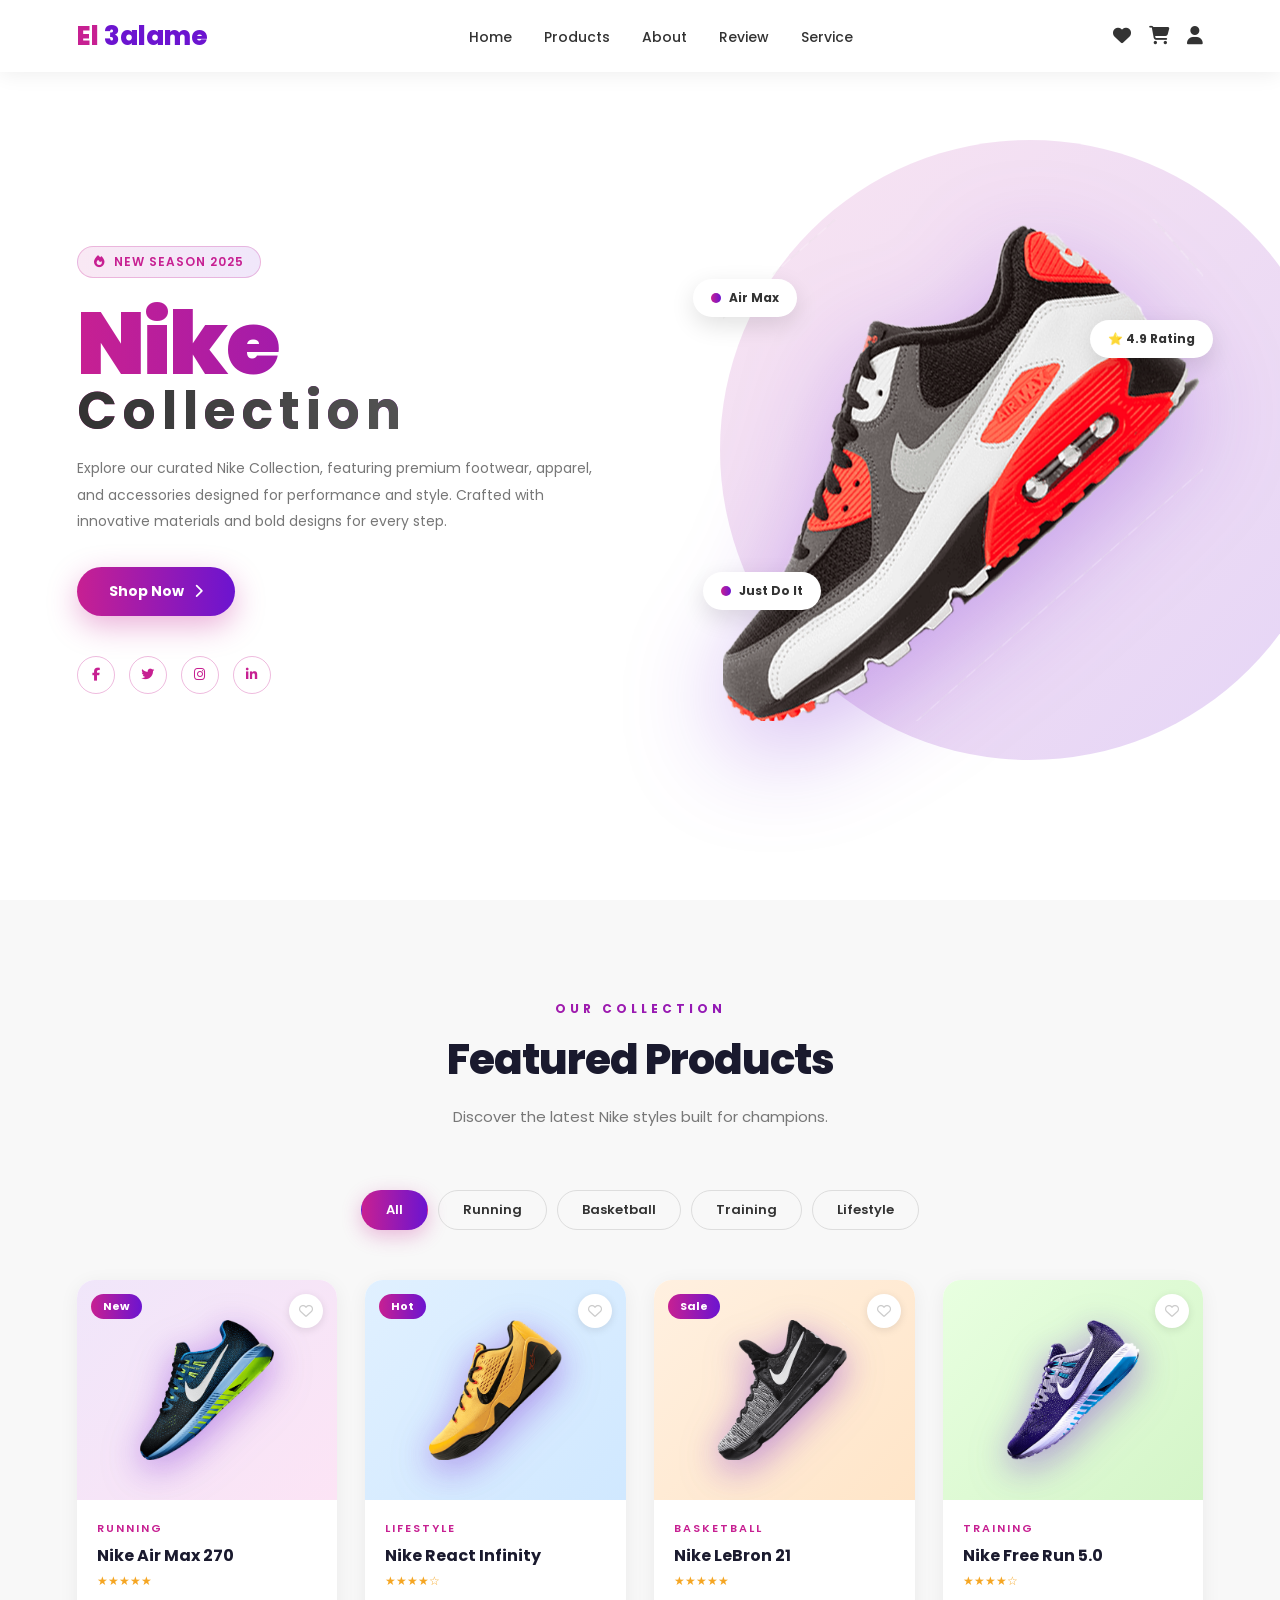
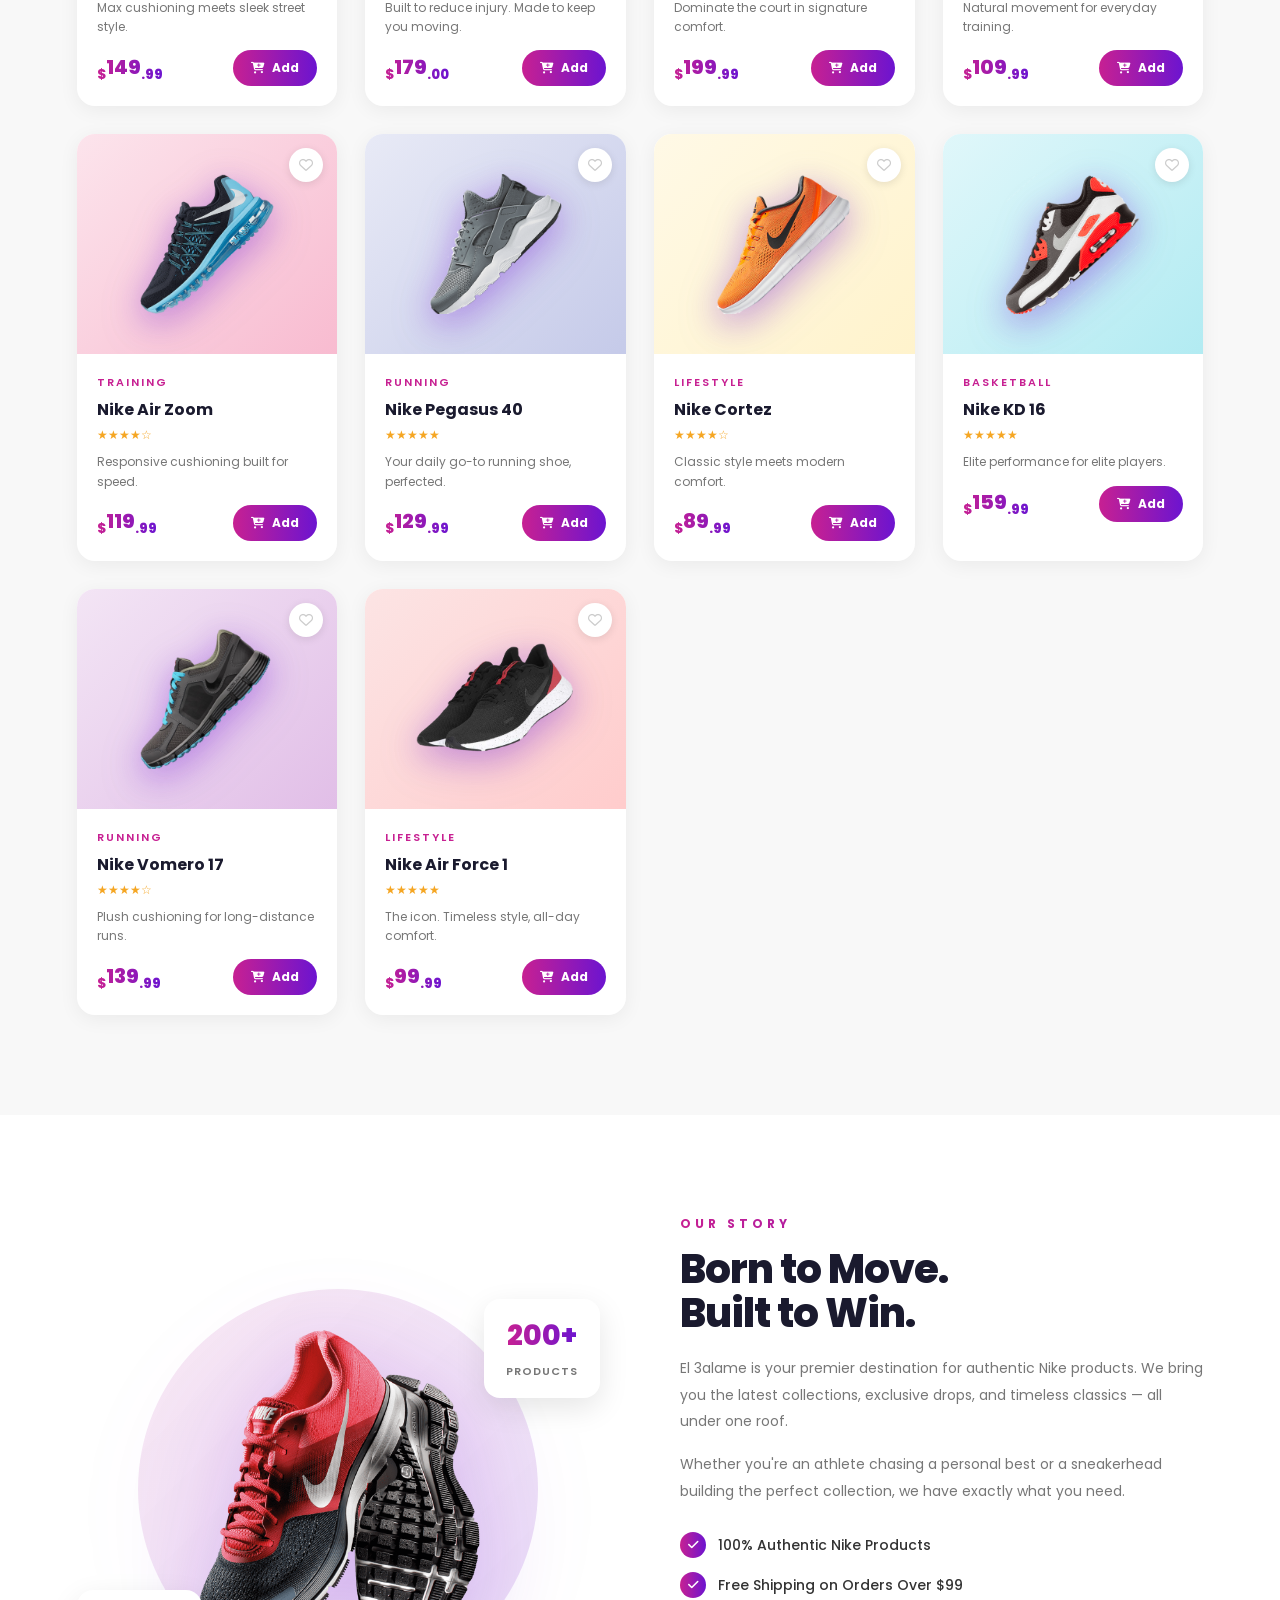
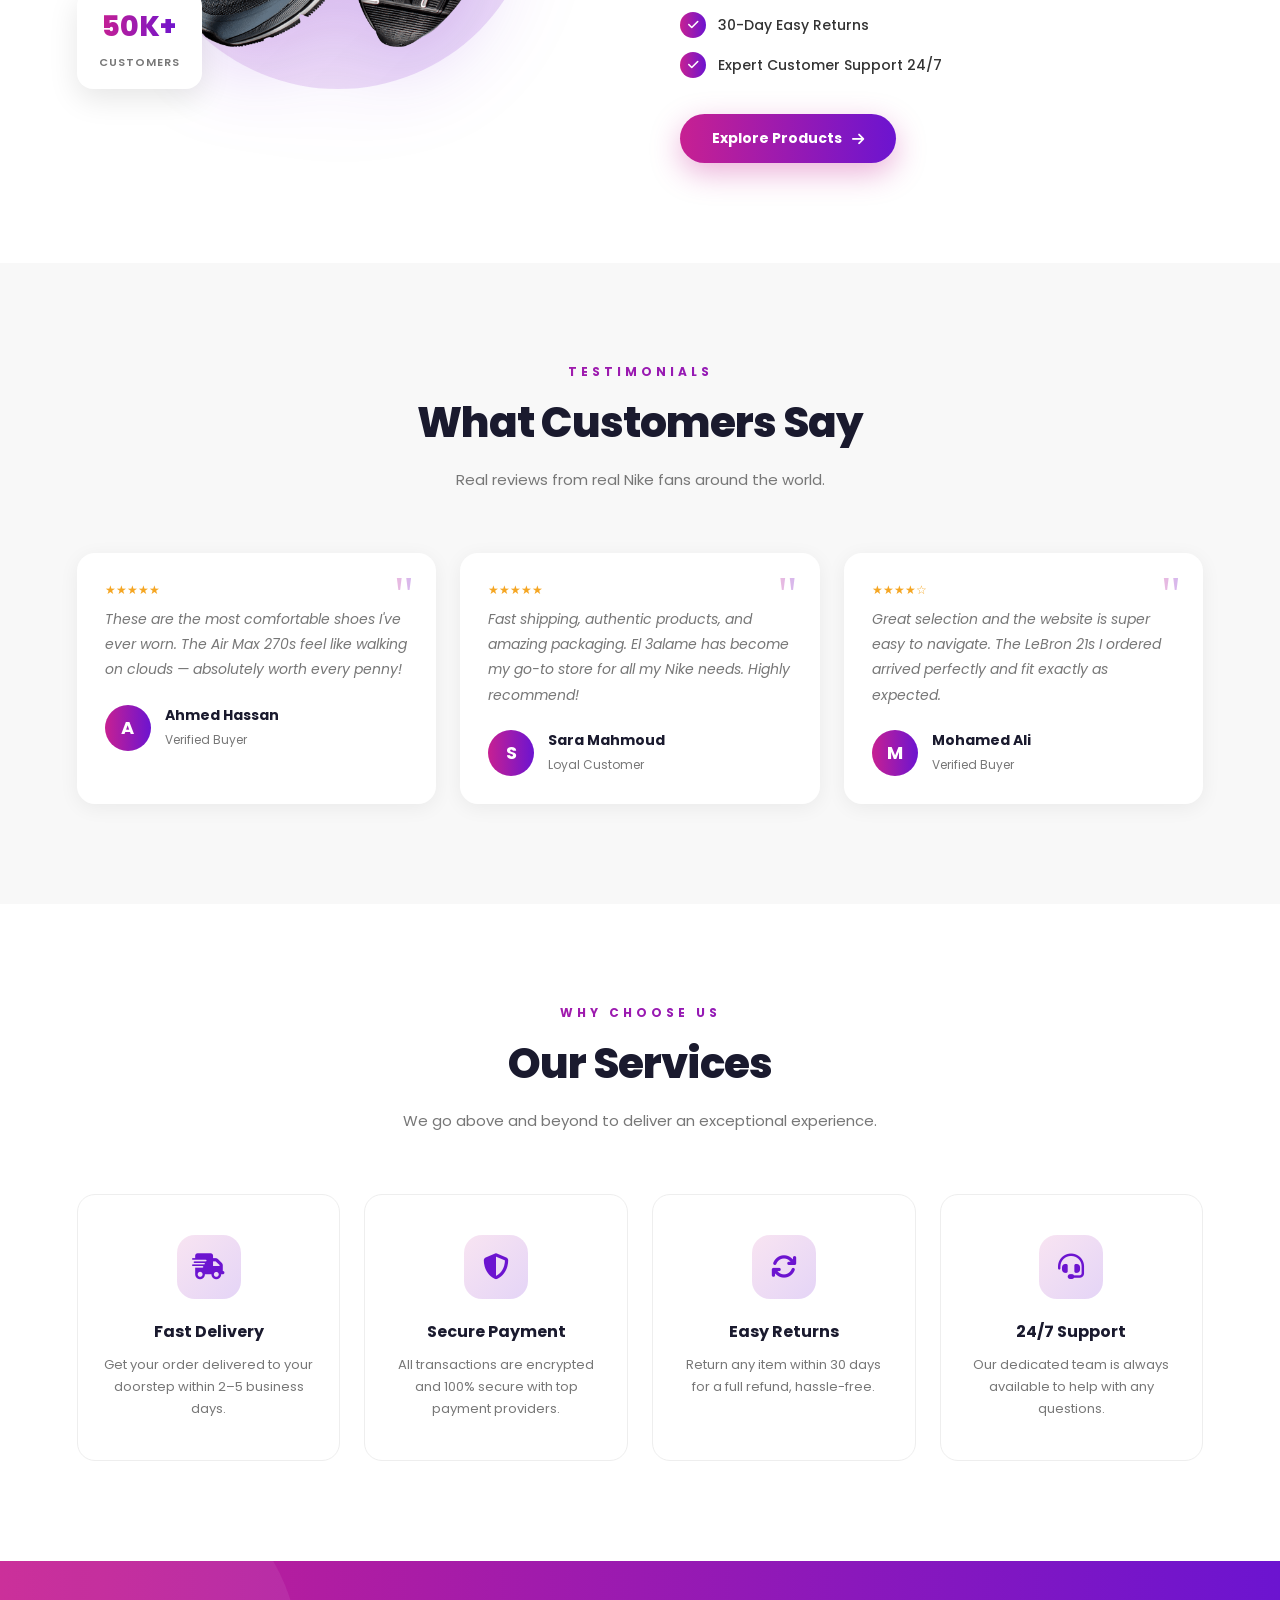
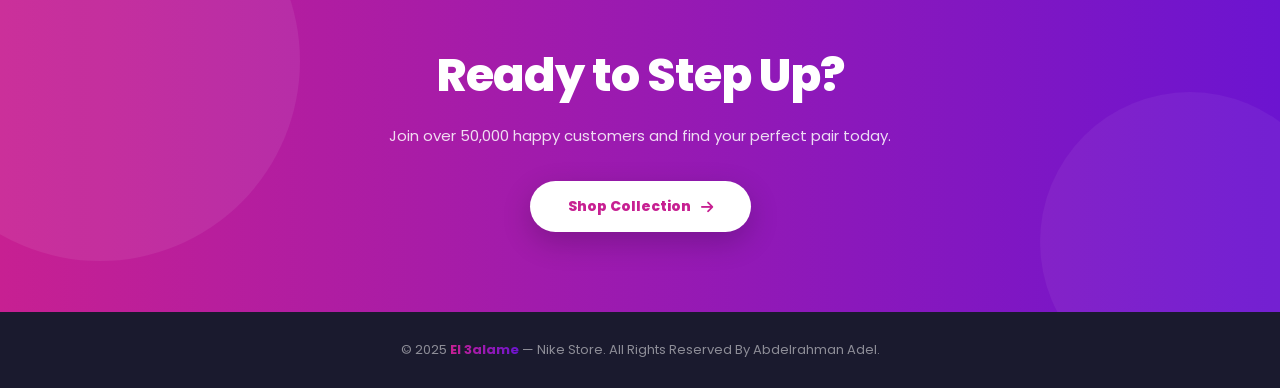
<file: index.html>
<!DOCTYPE html>
<html lang="en">
<head>
  <meta charset="UTF-8" />
  <meta name="viewport" content="width=device-width, initial-scale=1.0"/>
  <title>El 3alame — Nike Store</title>
  <link rel="preconnect" href="https://fonts.googleapis.com">
  <link href="https://fonts.googleapis.com/css2?family=Poppins:wght@300;400;500;600;700;800;900&display=swap" rel="stylesheet">
  <link rel="stylesheet" href="https://cdnjs.cloudflare.com/ajax/libs/font-awesome/6.5.0/css/all.min.css"/>
 <link rel="stylesheet" href="style.css">
</head>
<body>

<!-- NAV -->
<nav>
  <div class="logo">El <span>3alame</span></div>
  <ul>
    <li><a href="#Home">Home</a></li>
    <li><a href="#Products">Products</a></li>
    <li><a href="#About">About</a></li>
    <li><a href="#Review">Review</a></li>
    <li><a href="#Service">Service</a></li>
  </ul>
  <div class="nav-icons">
    <i class="fa-solid fa-heart"></i>
    <i class="fa-solid fa-cart-shopping"></i>
    <i class="fa-solid fa-user"></i>
    <!-- Hamburger (mobile only) -->
    <div class="hamburger" id="hamburger">
      <span></span>
      <span></span>
      <span></span>
    </div>
  </div>
</nav>

<!-- MOBILE MENU -->
<div class="mobile-menu" id="mobileMenu">
  <a href="#Home" onclick="closeMenu()">Home <i class="fa-solid fa-chevron-right"></i></a>
  <a href="#Products" onclick="closeMenu()">Products <i class="fa-solid fa-chevron-right"></i></a>
  <a href="#About" onclick="closeMenu()">About <i class="fa-solid fa-chevron-right"></i></a>
  <a href="#Review" onclick="closeMenu()">Review <i class="fa-solid fa-chevron-right"></i></a>
  <a href="#Service" onclick="closeMenu()">Service <i class="fa-solid fa-chevron-right"></i></a>
</div>
</nav>

<!-- HERO -->
<section id="Home">
  <div class="hero-wrapper">
    <div class="hero-text">
      <div class="hero-badge"><i class="fa-solid fa-fire"></i> New Season 2025</div>
      <h1>Nike <span>Collection</span></h1>
      <p>Explore our curated Nike Collection, featuring premium footwear, apparel, and accessories designed for performance and style. Crafted with innovative materials and bold designs for every step.</p>
      <div class="hero-btns">
        <a href="#Products" class="btn-shop">Shop Now <i class="fa-solid fa-chevron-right"></i></a>
      </div>
      <div class="hero-social">
        <a href="#"><i class="fa-brands fa-facebook-f"></i></a>
        <a href="#"><i class="fa-brands fa-twitter"></i></a>
        <a href="#"><i class="fa-brands fa-instagram"></i></a>
        <a href="#"><i class="fa-brands fa-linkedin-in"></i></a>
      </div>
    </div>

    <div class="hero-image">
      <img src="shoes7.png" alt="Nike Shoe"
        onerror="this.replaceWith(Object.assign(document.createElement('span'),{className:'shoe-fallback',textContent:'👟'}))"/>
      <div class="badge-float b1"><div class="dot"></div> Air Max</div>
      <div class="badge-float b2"><div class="dot"></div> Just Do It</div>
      <div class="badge-float b3">⭐ 4.9 Rating</div>
    </div>
  </div>
</section>

<!-- PRODUCTS -->
<section id="Products" class="content-section">
  <div class="section-title">
    <span>Our Collection</span>
    <h2>Featured Products</h2>
    <p>Discover the latest Nike styles built for champions.</p>
  </div>
  <div class="filter-tabs">
    <button class="filter-tab active" data-filter="all">All</button>
    <button class="filter-tab" data-filter="running">Running</button>
    <button class="filter-tab" data-filter="basketball">Basketball</button>
    <button class="filter-tab" data-filter="training">Training</button>
    <button class="filter-tab" data-filter="lifestyle">Lifestyle</button>
  </div>
  <div class="products-grid">
    <div class="product-card" data-category="running">
      <div class="product-img-wrap">
        <div class="shoe-emoji"><img src="shoes.png" alt=""></div>
        <span class="product-badge">New</span>
        <div class="product-wish"><i class="fa-regular fa-heart"></i></div>
      </div>
      <div class="product-info">
        <div class="cat">Running</div>
        <h3>Nike Air Max 270</h3>
        <div class="stars">★★★★★</div>
        <div class="desc">Max cushioning meets sleek street style.</div>
        <div class="product-footer">
          <div class="price"><sub>$</sub>149<sub>.99</sub></div>
          <button class="btn-cart"><i class="fa-solid fa-cart-plus"></i> Add</button>
        </div>
      </div>
    </div>
    <div class="product-card" data-category="lifestyle">
      <div class="product-img-wrap" style="background:linear-gradient(135deg,#e0f0ff,#d0e8ff)">
        <div class="shoe-emoji"><img src="shoes1.png" alt=""></div>
        <span class="product-badge">Hot</span>
        <div class="product-wish"><i class="fa-regular fa-heart"></i></div>
      </div>
      <div class="product-info">
        <div class="cat">Lifestyle</div>
        <h3>Nike React Infinity</h3>
        <div class="stars">★★★★☆</div>
        <div class="desc">Built to reduce injury. Made to keep you moving.</div>
        <div class="product-footer">
          <div class="price"><sub>$</sub>179<sub>.00</sub></div>
          <button class="btn-cart"><i class="fa-solid fa-cart-plus"></i> Add</button>
        </div>
      </div>
    </div>
    <div class="product-card" data-category="basketball">
      <div class="product-img-wrap" style="background:linear-gradient(135deg,#fff0e0,#ffe5c8)">
        <div class="shoe-emoji"><img src="shoes2.png" alt=""></div>
        <span class="product-badge">Sale</span>
        <div class="product-wish"><i class="fa-regular fa-heart"></i></div>
      </div>
      <div class="product-info">
        <div class="cat">Basketball</div>
        <h3>Nike LeBron 21</h3>
        <div class="stars">★★★★★</div>
        <div class="desc">Dominate the court in signature comfort.</div>
        <div class="product-footer">
          <div class="price"><sub>$</sub>199<sub>.99</sub></div>
          <button class="btn-cart"><i class="fa-solid fa-cart-plus"></i> Add</button>
        </div>
      </div>
    </div>
    <div class="product-card" data-category="training">
      <div class="product-img-wrap" style="background:linear-gradient(135deg,#e8ffe0,#d4f5c8)">
        <div class="shoe-emoji"><img src="shoes3.png" alt=""></div>
        <div class="product-wish"><i class="fa-regular fa-heart"></i></div>
      </div>
      <div class="product-info">
        <div class="cat">Training</div>
        <h3>Nike Free Run 5.0</h3>
        <div class="stars">★★★★☆</div>
        <div class="desc">Natural movement for everyday training.</div>
        <div class="product-footer">
          <div class="price"><sub>$</sub>109<sub>.99</sub></div>
          <button class="btn-cart"><i class="fa-solid fa-cart-plus"></i> Add</button>
        </div>
      </div>
    </div>
    <div class="product-card" data-category="training">
      <div class="product-img-wrap" style="background:linear-gradient(135deg,#fce4ec,#f8bbd0)">
        <div class="shoe-emoji"><img src="shoes4.png" alt=""></div>
        <div class="product-wish"><i class="fa-regular fa-heart"></i></div>
      </div>
      <div class="product-info">
        <div class="cat">Training</div>
        <h3>Nike Air Zoom</h3>
        <div class="stars">★★★★☆</div>
        <div class="desc">Responsive cushioning built for speed.</div>
        <div class="product-footer">
          <div class="price"><sub>$</sub>119<sub>.99</sub></div>
          <button class="btn-cart"><i class="fa-solid fa-cart-plus"></i> Add</button>
        </div>
      </div>
    </div>
    <div class="product-card" data-category="running">
      <div class="product-img-wrap" style="background:linear-gradient(135deg,#e8eaf6,#c5cae9)">
        <div class="shoe-emoji"><img src="shoes5.png" alt=""></div>
        <div class="product-wish"><i class="fa-regular fa-heart"></i></div>
      </div>
      <div class="product-info">
        <div class="cat">Running</div>
        <h3>Nike Pegasus 40</h3>
        <div class="stars">★★★★★</div>
        <div class="desc">Your daily go-to running shoe, perfected.</div>
        <div class="product-footer">
          <div class="price"><sub>$</sub>129<sub>.99</sub></div>
          <button class="btn-cart"><i class="fa-solid fa-cart-plus"></i> Add</button>
        </div>
      </div>
    </div>
    <div class="product-card" data-category="lifestyle">
      <div class="product-img-wrap" style="background:linear-gradient(135deg,#fff9e6,#fff3cc)">
        <div class="shoe-emoji"><img src="shoes6.png" alt=""></div>
        <div class="product-wish"><i class="fa-regular fa-heart"></i></div>
      </div>
      <div class="product-info">
        <div class="cat">Lifestyle</div>
        <h3>Nike Cortez</h3>
        <div class="stars">★★★★☆</div>
        <div class="desc">Classic style meets modern comfort.</div>
        <div class="product-footer">
          <div class="price"><sub>$</sub>89<sub>.99</sub></div>
          <button class="btn-cart"><i class="fa-solid fa-cart-plus"></i> Add</button>
        </div>
      </div>
    </div>
    <div class="product-card" data-category="basketball">
      <div class="product-img-wrap" style="background:linear-gradient(135deg,#e0f7fa,#b2ebf2)">
        <div class="shoe-emoji"><img src="shoes7.png" alt=""></div>
        <div class="product-wish"><i class="fa-regular fa-heart"></i></div>
      </div>
      <div class="product-info">
        <div class="cat">Basketball</div>
        <h3>Nike KD 16</h3>
        <div class="stars">★★★★★</div>
        <div class="desc">Elite performance for elite players.</div>
        <div class="product-footer">
          <div class="price"><sub>$</sub>159<sub>.99</sub></div>
          <button class="btn-cart"><i class="fa-solid fa-cart-plus"></i> Add</button>
        </div>
      </div>
    </div>
    <div class="product-card" data-category="running">
      <div class="product-img-wrap" style="background:linear-gradient(135deg,#f3e5f5,#e1bee7)">
        <div class="shoe-emoji"><img src="shoes8.png" alt=""></div>
        <div class="product-wish"><i class="fa-regular fa-heart"></i></div>
      </div>
      <div class="product-info">
        <div class="cat">Running</div>
        <h3>Nike Vomero 17</h3>
        <div class="stars">★★★★☆</div>
        <div class="desc">Plush cushioning for long-distance runs.</div>
        <div class="product-footer">
          <div class="price"><sub>$</sub>139<sub>.99</sub></div>
          <button class="btn-cart"><i class="fa-solid fa-cart-plus"></i> Add</button>
        </div>
      </div>
    </div>
    <div class="product-card" data-category="lifestyle">
      <div class="product-img-wrap" style="background:linear-gradient(135deg,#fce4e4,#ffcccc)">
        <div class="shoe-emoji"><img src="red_shoes1.png" alt=""></div>
        <div class="product-wish"><i class="fa-regular fa-heart"></i></div>
      </div>
      <div class="product-info">
        <div class="cat">Lifestyle</div>
        <h3>Nike Air Force 1</h3>
        <div class="stars">★★★★★</div>
        <div class="desc">The icon. Timeless style, all-day comfort.</div>
        <div class="product-footer">
          <div class="price"><sub>$</sub>99<sub>.99</sub></div>
          <button class="btn-cart"><i class="fa-solid fa-cart-plus"></i> Add</button>
        </div>
      </div>
    </div>
  </div>
</section>

<!-- ABOUT -->
<section id="About">
  <div class="about-visual">
    <div class="about-big-circle"><img src="logshoes.png" alt="" style="width:80%;height:80%;object-fit:contain;"></div>
    <div class="about-stat-card s1"><span class="num">50K+</span><span class="lbl">Customers</span></div>
    <div class="about-stat-card s2"><span class="num">200+</span><span class="lbl">Products</span></div>
  </div>
  <div class="about-content">
    <span class="eyebrow">Our Story</span>
    <h2>Born to Move.<br>Built to Win.</h2>
    <p>El 3alame is your premier destination for authentic Nike products. We bring you the latest collections, exclusive drops, and timeless classics — all under one roof.</p>
    <p>Whether you're an athlete chasing a personal best or a sneakerhead building the perfect collection, we have exactly what you need.</p>
    <ul class="features-list">
      <li><div class="check"><i class="fa-solid fa-check"></i></div> 100% Authentic Nike Products</li>
      <li><div class="check"><i class="fa-solid fa-check"></i></div> Free Shipping on Orders Over $99</li>
      <li><div class="check"><i class="fa-solid fa-check"></i></div> 30-Day Easy Returns</li>
      <li><div class="check"><i class="fa-solid fa-check"></i></div> Expert Customer Support 24/7</li>
    </ul>
    <a href="#Products" class="btn-shop">Explore Products <i class="fa-solid fa-arrow-right"></i></a>
  </div>
</section>

<!-- REVIEWS -->
<section id="Review" class="content-section">
  <div class="section-title">
    <span>Testimonials</span>
    <h2>What Customers Say</h2>
    <p>Real reviews from real Nike fans around the world.</p>
  </div>
  <div class="reviews-grid">
    <div class="review-card">
      <div class="quote-icon">"</div>
      <div class="stars">★★★★★</div>
      <p>These are the most comfortable shoes I've ever worn. The Air Max 270s feel like walking on clouds — absolutely worth every penny!</p>
      <div class="reviewer">
        <div class="reviewer-avatar">A</div>
        <div class="reviewer-info"><h4>Ahmed Hassan</h4><span>Verified Buyer</span></div>
      </div>
    </div>
    <div class="review-card">
      <div class="quote-icon">"</div>
      <div class="stars">★★★★★</div>
      <p>Fast shipping, authentic products, and amazing packaging. El 3alame has become my go-to store for all my Nike needs. Highly recommend!</p>
      <div class="reviewer">
        <div class="reviewer-avatar">S</div>
        <div class="reviewer-info"><h4>Sara Mahmoud</h4><span>Loyal Customer</span></div>
      </div>
    </div>
    <div class="review-card">
      <div class="quote-icon">"</div>
      <div class="stars">★★★★☆</div>
      <p>Great selection and the website is super easy to navigate. The LeBron 21s I ordered arrived perfectly and fit exactly as expected.</p>
      <div class="reviewer">
        <div class="reviewer-avatar">M</div>
        <div class="reviewer-info"><h4>Mohamed Ali</h4><span>Verified Buyer</span></div>
      </div>
    </div>
  </div>
</section>

<!-- SERVICE -->
<section id="Service" class="content-section">
  <div class="section-title">
    <span>Why Choose Us</span>
    <h2>Our Services</h2>
    <p>We go above and beyond to deliver an exceptional experience.</p>
  </div>
  <div class="services-grid">
    <div class="service-card">
      <div class="service-icon"><i class="fa-solid fa-truck-fast"></i></div>
      <h3>Fast Delivery</h3>
      <p>Get your order delivered to your doorstep within 2–5 business days.</p>
    </div>
    <div class="service-card">
      <div class="service-icon"><i class="fa-solid fa-shield-halved"></i></div>
      <h3>Secure Payment</h3>
      <p>All transactions are encrypted and 100% secure with top payment providers.</p>
    </div>
    <div class="service-card">
      <div class="service-icon"><i class="fa-solid fa-arrows-rotate"></i></div>
      <h3>Easy Returns</h3>
      <p>Return any item within 30 days for a full refund, hassle-free.</p>
    </div>
    <div class="service-card">
      <div class="service-icon"><i class="fa-solid fa-headset"></i></div>
      <h3>24/7 Support</h3>
      <p>Our dedicated team is always available to help with any questions.</p>
    </div>
  </div>
</section>

<!-- CTA -->
<div class="cta-banner">
  <h2>Ready to Step Up?</h2>
  <p>Join over 50,000 happy customers and find your perfect pair today.</p>
  <a href="#Products" class="btn-cta-white">Shop Collection <i class="fa-solid fa-arrow-right"></i></a>
</div>

<footer>
  <p>© 2025 <span>El 3alame</span> — Nike Store. All Rights Reserved By Abdelrahman Adel.</p>
</footer>

<script>
  // ── HAMBURGER MENU ──
  const hamburger  = document.getElementById('hamburger');
  const mobileMenu = document.getElementById('mobileMenu');

  hamburger.addEventListener('click', () => {
    hamburger.classList.toggle('open');
    mobileMenu.classList.toggle('open');
  });

  function closeMenu() {
    hamburger.classList.remove('open');
    mobileMenu.classList.remove('open');
  }

  // Close menu when clicking outside
  document.addEventListener('click', e => {
    if (!hamburger.contains(e.target) && !mobileMenu.contains(e.target)) {
      closeMenu();
    }
  });
  // ── PRODUCT FILTER ──
  const tabs  = document.querySelectorAll('.filter-tab');
  const cards = document.querySelectorAll('.product-card');

  tabs.forEach(tab => {
    tab.addEventListener('click', () => {
      // 1. Update active tab
      tabs.forEach(t => t.classList.remove('active'));
      tab.classList.add('active');

      const filter = tab.dataset.filter; // "all" | "running" | etc.

      // 2. Show / hide cards
      cards.forEach(card => {
        const category = card.dataset.category;
        if (filter === 'all' || category === filter) {
          card.classList.remove('hidden');
          // Re-trigger animation
          card.style.animation = 'none';
          card.offsetHeight; // reflow
          card.style.animation = '';
        } else {
          card.classList.add('hidden');
        }
      });
    });
  });

  // ── WISHLIST TOGGLE ──
  document.querySelectorAll('.product-wish').forEach(btn => {
    btn.addEventListener('click', e => {
      e.stopPropagation();
      const icon = btn.querySelector('i');
      icon.classList.toggle('fa-regular');
      icon.classList.toggle('fa-solid');
      btn.style.color = icon.classList.contains('fa-solid') ? 'var(--pink)' : '';
    });
  });
</script>
</body>
</html>
</file>
<file: style.css>
*, *::before, *::after { margin:0; padding:0; box-sizing:border-box; }
    :root {
      --pink:   #c72092;
      --purple: #6c14d0;
      --grad:   linear-gradient(to right, #c72092, #6c14d0);
      --white:  #ffffff;
      --light:  #f8f8f8;
      --dark:   #1a1a2e;
      --text:   #333;
      --muted:  #777;
      --radius: 18px;
      --shadow: 0 20px 60px rgba(108,20,208,.15);
    }
    html { scroll-behavior:smooth; overflow-x:hidden; }
    body { font-family:'Poppins',sans-serif; color:var(--text); background:var(--white); }

    /* ── NAV ── */
    nav {
      display:flex; align-items:center; justify-content:space-between;
      padding:0 6%; height:72px;
      position:fixed; top:0; left:0; right:0; z-index:999;
      background:rgba(255,255,255,.95); backdrop-filter:blur(12px);
      box-shadow:0 2px 20px rgba(0,0,0,.07);
    }
    .logo { font-size:26px; font-weight:800; color:var(--pink); cursor:pointer; }
    .logo span { color:var(--purple); }
    nav ul { list-style:none; display:flex; gap:32px; }
    nav ul li a {
      text-decoration:none; color:var(--text); font-size:14px; font-weight:500;
      transition:color .25s; position:relative; padding-bottom:4px;
    }
    nav ul li a::after {
      content:''; position:absolute; bottom:0; left:0; width:0; height:2px;
      background:var(--grad); border-radius:2px; transition:width .3s;
    }
    nav ul li a:hover { color:var(--pink); }
    nav ul li a:hover::after { width:100%; }
    .nav-icons { display:flex; gap:18px; font-size:18px; color:var(--text); }
    .nav-icons i { cursor:pointer; transition:color .2s,transform .2s; }
    .nav-icons i:hover { color:var(--pink); transform:scale(1.2); }

    /* ── HERO ── */
    #Home {
      min-height:100vh;
      display:flex;
      flex-direction:column;
      justify-content:center;
      position:relative;
      overflow:hidden;
      padding:120px 6% 80px;
      background:var(--white);
    }
    #Home::before {
      content:''; position:absolute; right:-60px; top:50%; transform:translateY(-50%);
      width:620px; height:620px; border-radius:50%;
      background:linear-gradient(135deg,rgba(199,32,146,.12),rgba(108,20,208,.18)); z-index:0;
    }
    .hero-wrapper {
      display:flex;
      align-items:center;
      justify-content:space-between;
      gap:40px;
      width:100%;
      position:relative;
      z-index:1;
    }
    .hero-text {
      max-width:520px;
      animation:fadeUp .8s ease both;
    }
    .hero-badge {
      display:inline-flex; align-items:center; gap:8px;
      background:linear-gradient(to right,rgba(199,32,146,.1),rgba(108,20,208,.1));
      border:1px solid rgba(199,32,146,.25); padding:6px 16px; border-radius:30px;
      font-size:12px; font-weight:600; color:var(--pink); letter-spacing:1px;
      text-transform:uppercase; margin-bottom:24px;
    }
    .hero-text h1 {
      font-size:88px; font-weight:900; line-height:.95; letter-spacing:-2px;
      background:var(--grad); -webkit-background-clip:text; -webkit-text-fill-color:transparent;
      margin-bottom:16px;
    }
    .hero-text h1 span {
      font-size:52px; font-weight:700; letter-spacing:6px; display:block;
      background:linear-gradient(to right,#333,#666);
      -webkit-background-clip:text; -webkit-text-fill-color:transparent;
    }
    .hero-text p {
      font-size:14px; line-height:1.9; color:var(--muted);
      margin:20px 0 32px;
    }
    .hero-btns { display:flex; align-items:center; gap:16px; flex-wrap:wrap; margin-bottom:40px; }
    .btn-shop {
      display:inline-flex; align-items:center; gap:10px; padding:14px 32px;
      background:var(--grad); color:#fff; border-radius:50px; text-decoration:none;
      font-size:14px; font-weight:700; transition:transform .2s,box-shadow .2s;
      box-shadow:0 10px 30px rgba(199,32,146,.35);
    }
    .btn-shop:hover { transform:translateY(-3px); box-shadow:0 16px 40px rgba(199,32,146,.45); }

    .hero-image {
      position:relative;
      flex-shrink:0;
      display:flex;
      align-items:center;
      justify-content:center;
      animation:floatIn .9s ease .2s both;
    }
    .hero-image img {
      width:480px; height:auto;
      filter:drop-shadow(0 30px 50px rgba(108,20,208,.3));
      animation:floatY 5s ease-in-out infinite;
    }
    .shoe-fallback {
      font-size:180px; line-height:1;
      filter:drop-shadow(0 30px 50px rgba(108,20,208,.3));
      animation:floatY 5s ease-in-out infinite; display:block;
    }
    .badge-float {
      position:absolute; background:var(--white); border-radius:50px;
      padding:10px 18px; box-shadow:0 8px 24px rgba(0,0,0,.12);
      font-size:12px; font-weight:700; display:flex; align-items:center; gap:8px;
      white-space:nowrap; animation:floatY 4s ease-in-out infinite;
    }
    .badge-float .dot { width:10px; height:10px; border-radius:50%; background:var(--grad-diag,var(--grad)); }
    .badge-float.b1 { top:12%; left:-30px; animation-delay:0s; }
    .badge-float.b2 { bottom:22%; left:-20px; animation-delay:1s; }
    .badge-float.b3 { top:20%; right:-10px; animation-delay:.5s; }

    /* Social icons sit naturally in flow below the CTA button */
    .hero-social {
      display:flex;
      gap:14px;
      z-index:2;
    }
    .hero-social a {
      width:38px; height:38px; border-radius:50%; border:1.5px solid rgba(199,32,146,.3);
      display:flex; align-items:center; justify-content:center;
      color:var(--pink); font-size:13px; text-decoration:none; transition:all .25s;
    }
    .hero-social a:hover { background:var(--grad); color:#fff; border-color:transparent; transform:scale(1.12); }

    /* ── SHARED SECTION ── */
    section.content-section { padding:100px 6%; }
    .section-title { text-align:center; margin-bottom:60px; }
    .section-title span {
      font-size:12px; font-weight:700; letter-spacing:4px; text-transform:uppercase;
      background:var(--grad); -webkit-background-clip:text; -webkit-text-fill-color:transparent;
      display:block; margin-bottom:10px;
    }
    .section-title h2 { font-size:42px; font-weight:800; letter-spacing:-1px; color:var(--dark); }
    .section-title p { font-size:15px; color:var(--muted); margin-top:12px; max-width:480px; margin-left:auto; margin-right:auto; line-height:1.8; }

    /* ── PRODUCTS ── */
    #Products { background:var(--light); }
    .filter-tabs { display:flex; justify-content:center; gap:10px; margin-bottom:50px; flex-wrap:wrap; }
    .filter-tab {
      padding:9px 24px; border-radius:50px; border:1.5px solid #ddd;
      background:transparent; font-size:13px; font-weight:600; cursor:pointer;
      transition:all .2s; font-family:'Poppins',sans-serif; color:var(--text);
    }
    .filter-tab.active,.filter-tab:hover {
      background:var(--grad); color:#fff; border-color:transparent;
      box-shadow:0 6px 20px rgba(199,32,146,.3);
    }
    .products-grid { display:grid; grid-template-columns:repeat(auto-fill,minmax(260px,1fr)); gap:28px; }
    .product-card {
      background:var(--white); border-radius:var(--radius); overflow:hidden;
      box-shadow:0 4px 20px rgba(0,0,0,.06); transition:transform .3s,box-shadow .3s; cursor:pointer;
    }
    .product-card:hover { transform:translateY(-8px); box-shadow:var(--shadow); }
    .product-img-wrap {
      background:linear-gradient(135deg,#f0e6fa,#fce4f5); height:220px;
      display:flex; align-items:center; justify-content:center; position:relative; overflow:hidden;
    }
    .shoe-emoji { font-size:100px; transition:transform .4s; filter:drop-shadow(0 10px 20px rgba(108,20,208,.2)); display:flex; align-items:center; justify-content:center; }
    .shoe-emoji img { width:160px; height:140px; object-fit:contain; transition:transform .4s; filter:drop-shadow(0 8px 16px rgba(108,20,208,.25)); }
    .product-card:hover .shoe-emoji { transform:scale(1.15) rotate(-8deg); }
    .product-card:hover .shoe-emoji img { transform:scale(1.12) rotate(-6deg); }
    .product-card.hidden { display:none; }
    .product-card { animation: cardIn .35s ease both; }
    @keyframes cardIn { from{opacity:0;transform:translateY(16px)} to{opacity:1;transform:translateY(0)} }
    .product-badge {
      position:absolute; top:14px; left:14px; background:var(--grad);
      color:#fff; font-size:11px; font-weight:700; padding:4px 12px; border-radius:20px;
    }
    .product-wish {
      position:absolute; top:14px; right:14px; width:34px; height:34px;
      background:var(--white); border-radius:50%; display:flex; align-items:center; justify-content:center;
      font-size:14px; color:#ccc; box-shadow:0 2px 8px rgba(0,0,0,.1); transition:color .2s;
    }
    .product-card:hover .product-wish { color:var(--pink); }
    .product-info { padding:20px; }
    .product-info .cat { font-size:11px; font-weight:600; letter-spacing:2px; text-transform:uppercase; color:var(--pink); margin-bottom:6px; }
    .product-info h3 { font-size:16px; font-weight:700; color:var(--dark); margin-bottom:4px; }
    .product-info .desc { font-size:12px; color:var(--muted); margin-bottom:14px; line-height:1.6; }
    .product-footer { display:flex; align-items:center; justify-content:space-between; }
    .price { font-size:20px; font-weight:800; background:var(--grad); -webkit-background-clip:text; -webkit-text-fill-color:transparent; }
    .price sub { font-size:13px; }
    .btn-cart {
      display:inline-flex; align-items:center; gap:7px; background:var(--grad);
      color:#fff; border:none; padding:9px 18px; border-radius:30px;
      font-size:12px; font-weight:700; cursor:pointer; transition:transform .2s,box-shadow .2s;
      font-family:'Poppins',sans-serif;
    }
    .btn-cart:hover { transform:scale(1.05); box-shadow:0 8px 20px rgba(199,32,146,.4); }
    .stars { color:#f5a623; font-size:12px; margin-bottom:8px; }

    /* ── ABOUT ── */
    #About { background:var(--white); display:flex; align-items:center; gap:80px; padding:100px 6%; }
    .about-visual { flex:1; position:relative; min-height:460px; flex-shrink:0; display:flex; align-items:center; justify-content:center; }
    .about-big-circle {
      width:400px; height:400px; border-radius:50%;
      background:linear-gradient(135deg,rgba(199,32,146,.1),rgba(108,20,208,.15));
      display:flex; align-items:center; justify-content:center; font-size:160px;
      filter:drop-shadow(0 20px 40px rgba(108,20,208,.2)); animation:floatY 6s ease-in-out infinite;
    }
    .about-stat-card {
      position:absolute; background:var(--white); border-radius:16px;
      padding:16px 22px; box-shadow:0 10px 30px rgba(0,0,0,.1); text-align:center;
    }
    .about-stat-card .num { font-size:28px; font-weight:800; background:var(--grad); -webkit-background-clip:text; -webkit-text-fill-color:transparent; display:block; }
    .about-stat-card .lbl { font-size:11px; font-weight:600; color:var(--muted); letter-spacing:1px; text-transform:uppercase; }
    .about-stat-card.s1 { bottom:30px; left:0; }
    .about-stat-card.s2 { top:40px; right:0; }
    .about-content { flex:1; }
    .about-content .eyebrow { font-size:12px; font-weight:700; letter-spacing:4px; text-transform:uppercase; background:var(--grad); -webkit-background-clip:text; -webkit-text-fill-color:transparent; margin-bottom:14px; display:block; }
    .about-content h2 { font-size:40px; font-weight:800; line-height:1.1; letter-spacing:-1px; color:var(--dark); margin-bottom:20px; }
    .about-content p { font-size:14px; line-height:1.9; color:var(--muted); margin-bottom:16px; }
    .features-list { list-style:none; margin:28px 0 36px; display:flex; flex-direction:column; gap:14px; }
    .features-list li { display:flex; align-items:center; gap:12px; font-size:14px; font-weight:500; color:var(--text); }
    .features-list li .check { width:26px; height:26px; border-radius:50%; background:var(--grad); display:flex; align-items:center; justify-content:center; color:#fff; font-size:12px; flex-shrink:0; }

    /* ── REVIEWS ── */
    #Review { background:var(--light); }
    .reviews-grid { display:grid; grid-template-columns:repeat(auto-fill,minmax(300px,1fr)); gap:24px; }
    .review-card { background:var(--white); border-radius:var(--radius); padding:28px; box-shadow:0 4px 20px rgba(0,0,0,.06); position:relative; transition:transform .3s,box-shadow .3s; }
    .review-card:hover { transform:translateY(-6px); box-shadow:var(--shadow); }
    .review-card .quote-icon { font-size:50px; line-height:1; background:var(--grad); -webkit-background-clip:text; -webkit-text-fill-color:transparent; font-family:Georgia,serif; position:absolute; top:16px; right:22px; opacity:.3; }
    .review-card p { font-size:14px; line-height:1.8; color:var(--muted); margin-bottom:22px; font-style:italic; }
    .reviewer { display:flex; align-items:center; gap:14px; }
    .reviewer-avatar { width:46px; height:46px; border-radius:50%; background:var(--grad); display:flex; align-items:center; justify-content:center; color:#fff; font-size:18px; font-weight:700; flex-shrink:0; }
    .reviewer-info h4 { font-size:14px; font-weight:700; color:var(--dark); }
    .reviewer-info span { font-size:12px; color:var(--muted); }

    /* ── SERVICE ── */
    #Service { background:var(--white); }
    .services-grid { display:grid; grid-template-columns:repeat(auto-fill,minmax(220px,1fr)); gap:24px; }
    .service-card { text-align:center; padding:40px 24px; border-radius:var(--radius); border:1.5px solid #eee; transition:all .3s; cursor:default; }
    .service-card:hover { border-color:transparent; box-shadow:var(--shadow); transform:translateY(-6px); }
    .service-icon { width:64px; height:64px; border-radius:18px; background:linear-gradient(135deg,rgba(199,32,146,.12),rgba(108,20,208,.18)); margin:0 auto 20px; display:flex; align-items:center; justify-content:center; font-size:26px; transition:all .3s; color:var(--purple); }
    .service-card:hover .service-icon { background:var(--grad); color:#fff; }
    .service-card h3 { font-size:16px; font-weight:700; color:var(--dark); margin-bottom:10px; }
    .service-card p { font-size:13px; color:var(--muted); line-height:1.7; }

    /* ── CTA BANNER ── */
    .cta-banner { background:var(--grad); padding:80px 6%; text-align:center; color:#fff; position:relative; overflow:hidden; }
    .cta-banner::before { content:''; position:absolute; width:400px; height:400px; border-radius:50%; background:rgba(255,255,255,.07); top:-100px; left:-100px; }
    .cta-banner::after  { content:''; position:absolute; width:300px; height:300px; border-radius:50%; background:rgba(255,255,255,.05); bottom:-80px; right:-60px; }
    .cta-banner h2 { font-size:46px; font-weight:800; letter-spacing:-1px; margin-bottom:14px; position:relative; z-index:1; }
    .cta-banner p  { font-size:15px; opacity:.85; margin-bottom:34px; position:relative; z-index:1; }
    .btn-cta-white { display:inline-flex; align-items:center; gap:10px; background:var(--white); color:var(--pink); padding:15px 38px; border-radius:50px; font-weight:800; font-size:14px; text-decoration:none; transition:transform .2s,box-shadow .2s; box-shadow:0 10px 30px rgba(0,0,0,.2); position:relative; z-index:1; }
    .btn-cta-white:hover { transform:scale(1.05); }

    /* ── FOOTER ── */
    footer { background:var(--dark); color:rgba(255,255,255,.5); text-align:center; padding:28px 6%; font-size:13px; }
    footer span { background:var(--grad); -webkit-background-clip:text; -webkit-text-fill-color:transparent; font-weight:700; }

    /* ── ANIMATIONS ── */
    @keyframes fadeUp  { from{opacity:0;transform:translateY(36px)} to{opacity:1;transform:translateY(0)} }
    @keyframes floatIn { from{opacity:0;transform:translateX(40px)} to{opacity:1;transform:translateX(0)} }
    @keyframes floatY  { 0%,100%{transform:translateY(0)} 50%{transform:translateY(-18px)} }

    /* ── HAMBURGER ── */
    .hamburger {
      display: none;
      flex-direction: column;
      justify-content: center;
      gap: 5px;
      cursor: pointer;
      padding: 4px;
      z-index: 1001;
    }
    .hamburger span {
      display: block;
      width: 24px;
      height: 2.5px;
      background: var(--text);
      border-radius: 4px;
      transition: all 0.3s ease;
      transform-origin: center;
    }
    /* Animate to X when open */
    .hamburger.open span:nth-child(1) { transform: translateY(7.5px) rotate(45deg); }
    .hamburger.open span:nth-child(2) { opacity: 0; transform: scaleX(0); }
    .hamburger.open span:nth-child(3) { transform: translateY(-7.5px) rotate(-45deg); }

    /* Mobile dropdown menu */
    .mobile-menu {
      display: none;
      position: fixed;
      top: 72px;
      left: 0; right: 0;
      background: rgba(255,255,255,0.98);
      backdrop-filter: blur(14px);
      padding: 20px 6% 28px;
      box-shadow: 0 8px 30px rgba(0,0,0,0.1);
      z-index: 998;
      flex-direction: column;
      gap: 0;
      transform: translateY(-10px);
      opacity: 0;
      transition: transform 0.3s ease, opacity 0.3s ease;
    }
    .mobile-menu.open {
      display: flex;
      transform: translateY(0);
      opacity: 1;
    }
    .mobile-menu a {
      text-decoration: none;
      color: var(--text);
      font-size: 15px;
      font-weight: 600;
      padding: 14px 0;
      border-bottom: 1px solid #f0f0f0;
      display: flex;
      align-items: center;
      justify-content: space-between;
      transition: color 0.2s;
    }
    .mobile-menu a:last-child { border-bottom: none; }
    .mobile-menu a:hover { color: var(--pink); }
    .mobile-menu a i { font-size: 12px; color: #ccc; }

    /* ── RESPONSIVE ── */
    @media(max-width:900px){
      .hero-wrapper,#About{flex-direction:column;text-align:center;gap:40px;}
      .hero-text h1{font-size:64px;}
      .hero-image img{width:300px;}
      .hero-badge{margin:0 auto 22px;}
      .hero-btns{justify-content:center;}
      .hero-social{justify-content:center;}
      nav ul{display:none;}
      .hamburger{display:flex;}
      .about-visual{min-height:300px;width:100%;}
      .about-big-circle{width:280px;height:280px;font-size:110px;}
      .about-stat-card.s1,.about-stat-card.s2{display:none;}
      .badge-float{display:none;}
    }
</file>
